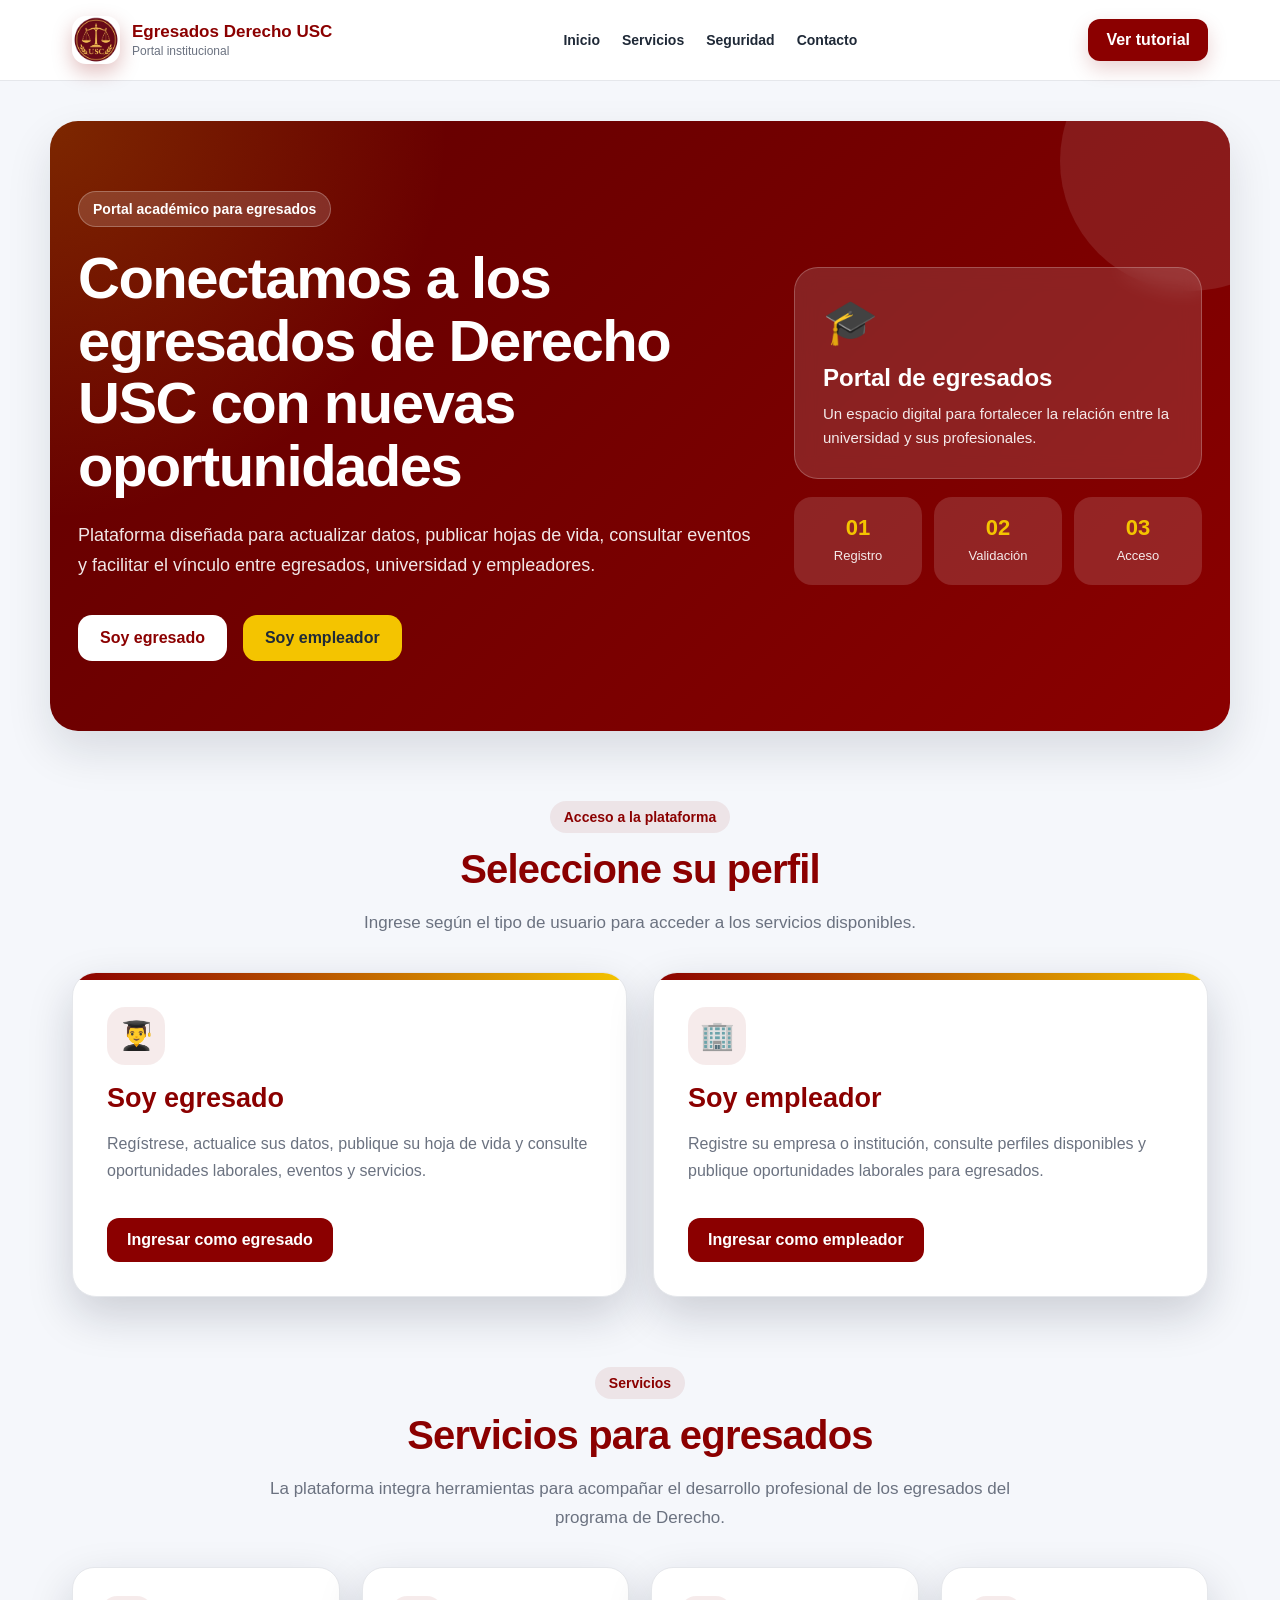
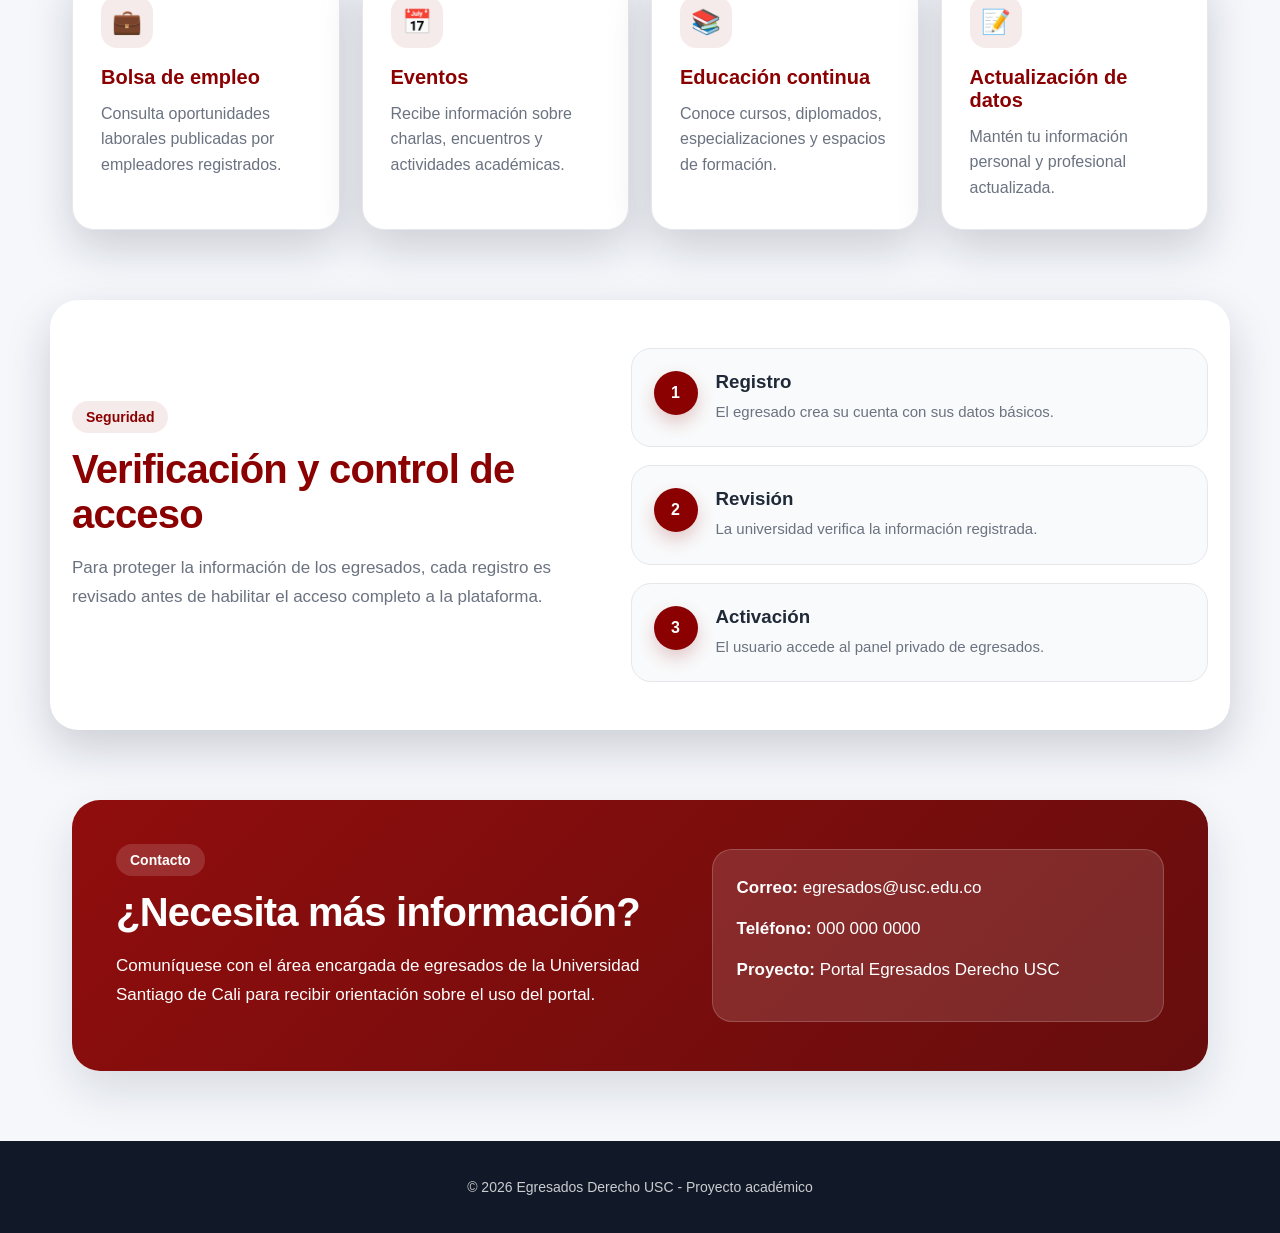
<file: index.html>
<!DOCTYPE html>
<html lang="es">
<head>
  <meta charset="UTF-8">
  <meta name="viewport" content="width=device-width, initial-scale=1.0">

  <title>Egresados Derecho USC</title>

  <!-- FAVICON: logo que aparece en la pestaña del navegador -->
  <link rel="icon" type="image/png" href="./favicon.png?v=1">
  <link rel="shortcut icon" type="image/png" href="./favicon.png?v=1">

  <!-- Vista previa al compartir el link -->
  <meta property="og:title" content="Egresados Derecho USC">
  <meta property="og:description" content="Portal institucional para egresados del programa de Derecho USC.">
  <meta property="og:image" content="./favicon.png">
  <meta property="og:type" content="website">

  <link rel="stylesheet" href="css/style.css?v=2">
  <link rel="stylesheet" href="css/notificaciones.css">
</head>
<body>

  <!-- BARRA SUPERIOR -->
  <header class="site-header">
    <nav class="navbar">

      <a href="#inicio" class="brand">
        <img src="./favicon.png" alt="Logo Egresados Derecho USC" class="brand-logo">
        <div>
          <strong>Egresados Derecho USC</strong>
          <small>Portal institucional</small>
        </div>
      </a>

      <div class="nav-links">
        <a href="#inicio">Inicio</a>
        <a href="#servicios">Servicios</a>
        <a href="#seguridad">Seguridad</a>
        <a href="#contacto">Contacto</a>
      </div>

      <a 
        class="tutorial-btn" 
        href="https://drive.google.com/file/d/1JhQlvfLmGiVzrX6pjzMC5TW-dLGcklgf/view?usp=sharing" 
        target="_blank"
      >
        Ver tutorial
      </a>

    </nav>
  </header>

  <main>

    <!-- HERO PRINCIPAL -->
    <section id="inicio" class="hero">

      <div class="hero-content">

        <span class="hero-badge">Portal académico para egresados</span>

        <h1>
          Conectamos a los egresados de Derecho USC con nuevas oportunidades
        </h1>

        <p>
          Plataforma diseñada para actualizar datos, publicar hojas de vida,
          consultar eventos y facilitar el vínculo entre egresados, universidad
          y empleadores.
        </p>

        <div class="hero-actions">
          <a href="pages/egresado.html" class="btn btn-primary">
            Soy egresado
          </a>

          <a href="pages/empleador.html" class="btn btn-secondary">
            Soy empleador
          </a>
        </div>

      </div>

      <div class="hero-panel">

        <div class="panel-card principal">
          <span>🎓</span>
          <h3>Portal de egresados</h3>
          <p>
            Un espacio digital para fortalecer la relación entre la universidad
            y sus profesionales.
          </p>
        </div>

        <div class="mini-stats">
          <div>
            <strong>01</strong>
            <p>Registro</p>
          </div>

          <div>
            <strong>02</strong>
            <p>Validación</p>
          </div>

          <div>
            <strong>03</strong>
            <p>Acceso</p>
          </div>
        </div>

      </div>

    </section>

    <!-- ACCESOS PRINCIPALES -->
    <section class="access-section">

      <div class="section-heading">
        <span>Acceso a la plataforma</span>
        <h2>Seleccione su perfil</h2>
        <p>
          Ingrese según el tipo de usuario para acceder a los servicios disponibles.
        </p>
      </div>

      <div class="selection-grid">

        <article class="profile-card">
          <div class="profile-icon">👨‍🎓</div>
          <h2>Soy egresado</h2>
          <p>
            Regístrese, actualice sus datos, publique su hoja de vida y consulte
            oportunidades laborales, eventos y servicios.
          </p>

          <a href="pages/egresado.html" class="card-link">
            Ingresar como egresado
          </a>
        </article>

        <article class="profile-card">
          <div class="profile-icon">🏢</div>
          <h2>Soy empleador</h2>
          <p>
            Registre su empresa o institución, consulte perfiles disponibles y
            publique oportunidades laborales para egresados.
          </p>

          <a href="pages/empleador.html" class="card-link">
            Ingresar como empleador
          </a>
        </article>

      </div>

    </section>

    <!-- SERVICIOS -->
    <section id="servicios" class="section services-section">

      <div class="section-heading">
        <span>Servicios</span>
        <h2>Servicios para egresados</h2>
        <p>
          La plataforma integra herramientas para acompañar el desarrollo profesional
          de los egresados del programa de Derecho.
        </p>
      </div>

      <div class="cards">

        <div class="card">
          <div class="card-icon">💼</div>
          <h3>Bolsa de empleo</h3>
          <p>
            Consulta oportunidades laborales publicadas por empleadores registrados.
          </p>
        </div>

        <div class="card">
          <div class="card-icon">📅</div>
          <h3>Eventos</h3>
          <p>
            Recibe información sobre charlas, encuentros y actividades académicas.
          </p>
        </div>

        <div class="card">
          <div class="card-icon">📚</div>
          <h3>Educación continua</h3>
          <p>
            Conoce cursos, diplomados, especializaciones y espacios de formación.
          </p>
        </div>

        <div class="card">
          <div class="card-icon">📝</div>
          <h3>Actualización de datos</h3>
          <p>
            Mantén tu información personal y profesional actualizada.
          </p>
        </div>

      </div>
    </section>

    <!-- SEGURIDAD -->
    <section id="seguridad" class="section security-section">

      <div class="security-content">

        <div>
          <span class="section-label">Seguridad</span>
          <h2>Verificación y control de acceso</h2>
          <p>
            Para proteger la información de los egresados, cada registro es revisado
            antes de habilitar el acceso completo a la plataforma.
          </p>
        </div>

        <div class="steps">

          <div class="step">
            <span>1</span>
            <div>
              <h3>Registro</h3>
              <p>El egresado crea su cuenta con sus datos básicos.</p>
            </div>
          </div>

          <div class="step">
            <span>2</span>
            <div>
              <h3>Revisión</h3>
              <p>La universidad verifica la información registrada.</p>
            </div>
          </div>

          <div class="step">
            <span>3</span>
            <div>
              <h3>Activación</h3>
              <p>El usuario accede al panel privado de egresados.</p>
            </div>
          </div>

        </div>

      </div>

    </section>

    <!-- CONTACTO -->
    <section id="contacto" class="section contact-section">

      <div class="contact-card">

        <div>
          <span class="section-label">Contacto</span>
          <h2>¿Necesita más información?</h2>
          <p>
            Comuníquese con el área encargada de egresados de la Universidad
            Santiago de Cali para recibir orientación sobre el uso del portal.
          </p>
        </div>

        <div class="contact-info">
          <p><strong>Correo:</strong> egresados@usc.edu.co</p>
          <p><strong>Teléfono:</strong> 000 000 0000</p>
          <p><strong>Proyecto:</strong> Portal Egresados Derecho USC</p>
        </div>

      </div>

    </section>

  </main>

  <footer class="footer">
    <p>© 2026 Egresados Derecho USC - Proyecto académico</p>
  </footer>

</body>
</html>
</file>
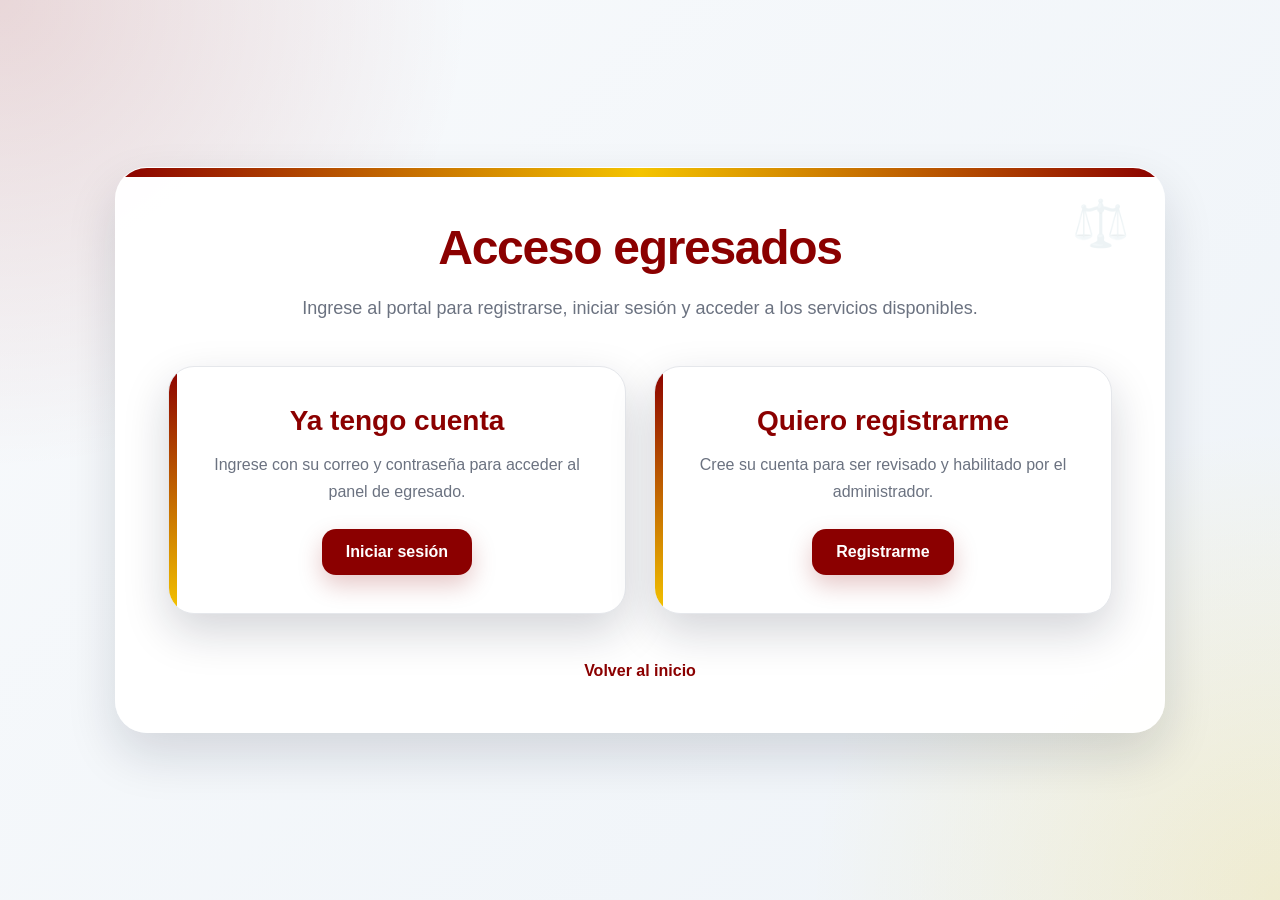
<file: pages/egresado.html>
<!DOCTYPE html>
<html lang="es">
<head>
  <meta charset="UTF-8">
  <meta name="viewport" content="width=device-width, initial-scale=1.0">
  <title>Acceso Egresado</title>

  <link rel="stylesheet" href="../css/style.css?v=7">
  <link rel="stylesheet" href="../css/egresado.css?v=8">
  <link rel="stylesheet" href="../css/notificaciones.css">
</head>
<body>

  <main class="access-page">

    <section class="access-card">

      <h1>Acceso egresados</h1>

      <p class="access-text">
        Ingrese al portal para registrarse, iniciar sesión y acceder a los servicios disponibles.
      </p>

      <div class="access-options">

        <a href="login-egresado.html" class="option-card">
          <h2>Ya tengo cuenta</h2>
          <p>Ingrese con su correo y contraseña para acceder al panel de egresado.</p>
          <span>Iniciar sesión</span>
        </a>

        <a href="registro-egresado.html" class="option-card">
          <h2>Quiero registrarme</h2>
          <p>Cree su cuenta para ser revisado y habilitado por el administrador.</p>
          <span>Registrarme</span>
        </a>

      </div>

      <a href="../index.html" class="back-link">Volver al inicio</a>

    </section>

  </main>

</body>
</html>
</file>
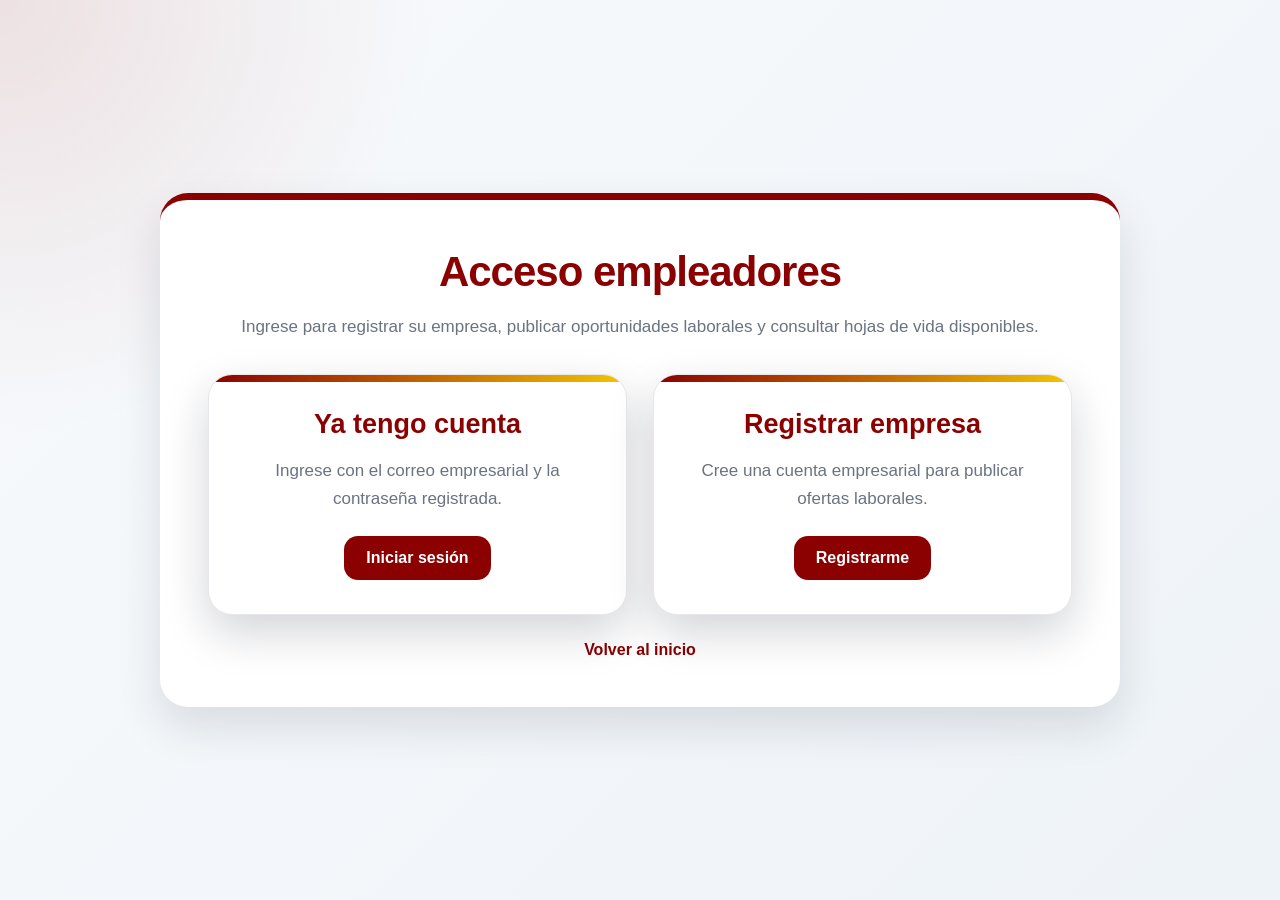
<file: pages/empleador.html>
<!DOCTYPE html>
<html lang="es">
<head>
  <meta charset="UTF-8">
  <meta name="viewport" content="width=device-width, initial-scale=1.0">
  <title>Portal Empleador</title>

<link rel="stylesheet" href="../css/style.css?v=7">
<link rel="stylesheet" href="../css/empleador.css">
<link rel="stylesheet" href="../css/notificaciones.css">
</head>
<body>

<main class="employer-access-page">
  <section class="employer-access-card">

    <h1>Acceso empleadores</h1>

    <p>
      Ingrese para registrar su empresa, publicar oportunidades laborales y consultar hojas de vida disponibles.
    </p>

    <div class="employer-options">

      <a href="login-empleador.html" class="employer-option-card">
        <h2>Ya tengo cuenta</h2>
        <p>Ingrese con el correo empresarial y la contraseña registrada.</p>
        <span>Iniciar sesión</span>
      </a>

      <a href="registro-empleador.html" class="employer-option-card">
        <h2>Registrar empresa</h2>
        <p>Cree una cuenta empresarial para publicar ofertas laborales.</p>
        <span>Registrarme</span>
      </a>

    </div>

    <a href="../index.html" class="back-link">Volver al inicio</a>

  </section>
</main>

</body>
</html>
</file>
<file: css/style.css>
/* ===============================
   ESTILO GENERAL - EGRESADOS USC
================================ */

:root {
  --usc-red: #8b0000;
  --usc-red-dark: #5f0000;
  --usc-gold: #f4c400;
  --bg-main: #f5f7fb;
  --bg-soft: #f9fafb;
  --text-main: #1f2937;
  --text-muted: #6b7280;
  --white: #ffffff;
  --border: #e5e7eb;
  --shadow: 0 20px 45px rgba(15, 23, 42, 0.12);
  --shadow-soft: 0 10px 25px rgba(15, 23, 42, 0.08);
}

* {
  box-sizing: border-box;
  scroll-behavior: smooth;
}

body {
  margin: 0;
  font-family: Arial, Helvetica, sans-serif;
  background: var(--bg-main);
  color: var(--text-main);
}

/* ===============================
   HEADER
================================ */

.site-header {
  width: 100%;
  position: sticky;
  top: 0;
  z-index: 100;
  background: rgba(255, 255, 255, 0.94);
  backdrop-filter: blur(12px);
  border-bottom: 1px solid var(--border);
}

.navbar {
  max-width: 1180px;
  margin: 0 auto;
  padding: 16px 22px;
  display: flex;
  justify-content: space-between;
  align-items: center;
  gap: 22px;
}

.brand {
  display: flex;
  align-items: center;
  gap: 12px;
  text-decoration: none;
  color: var(--text-main);
}

.brand-icon {
  width: 44px;
  height: 44px;
  background: linear-gradient(135deg, var(--usc-red), var(--usc-red-dark));
  color: var(--white);
  border-radius: 14px;
  display: grid;
  place-items: center;
  font-size: 22px;
  box-shadow: 0 8px 18px rgba(139, 0, 0, 0.25);
}

.brand strong {
  display: block;
  font-size: 17px;
  color: var(--usc-red);
}

.brand small {
  display: block;
  color: var(--text-muted);
  font-size: 12px;
  margin-top: 2px;
}

.nav-links {
  display: flex;
  align-items: center;
  gap: 22px;
}

.nav-links a {
  text-decoration: none;
  color: var(--text-main);
  font-weight: 700;
  font-size: 14px;
  transition: 0.25s;
}

.nav-links a:hover {
  color: var(--usc-red);
}

.tutorial-btn {
  text-decoration: none;
  background: var(--usc-red);
  color: var(--white);
  padding: 12px 18px;
  border-radius: 12px;
  font-weight: 800;
  transition: 0.25s;
  box-shadow: 0 8px 20px rgba(139, 0, 0, 0.18);
}

.tutorial-btn:hover {
  background: var(--usc-red-dark);
  transform: translateY(-2px);
}

/* ===============================
   HERO
================================ */

.hero {
  max-width: 1180px;
  margin: 40px auto 0 auto;
  padding: 70px 28px;
  display: grid;
  grid-template-columns: 1.25fr 0.75fr;
  gap: 36px;
  align-items: center;
  background:
    radial-gradient(circle at top left, rgba(244, 196, 0, 0.20), transparent 30%),
    linear-gradient(135deg, var(--usc-red-dark), var(--usc-red));
  border-radius: 28px;
  color: var(--white);
  box-shadow: var(--shadow);
  overflow: hidden;
  position: relative;
}

.hero::after {
  content: "";
  position: absolute;
  right: -90px;
  top: -90px;
  width: 260px;
  height: 260px;
  background: rgba(255, 255, 255, 0.10);
  border-radius: 50%;
}

.hero-content {
  position: relative;
  z-index: 2;
}

.hero-badge {
  display: inline-block;
  background: rgba(255, 255, 255, 0.15);
  border: 1px solid rgba(255, 255, 255, 0.25);
  padding: 9px 14px;
  border-radius: 999px;
  font-weight: 800;
  font-size: 14px;
  margin-bottom: 20px;
}

.hero h1 {
  margin: 0;
  font-size: clamp(36px, 5vw, 58px);
  line-height: 1.08;
  letter-spacing: -1.5px;
}

.hero p {
  max-width: 680px;
  margin: 22px 0 0 0;
  font-size: 18px;
  line-height: 1.7;
  color: rgba(255, 255, 255, 0.90);
}

.hero-actions {
  display: flex;
  gap: 16px;
  flex-wrap: wrap;
  margin-top: 34px;
}

.btn {
  display: inline-block;
  text-decoration: none;
  padding: 14px 22px;
  border-radius: 14px;
  font-weight: 900;
  transition: 0.25s;
}

.btn-primary {
  background: var(--white);
  color: var(--usc-red);
}

.btn-secondary {
  background: var(--usc-gold);
  color: #1f2937;
}

.btn:hover {
  transform: translateY(-3px);
  box-shadow: 0 12px 26px rgba(0, 0, 0, 0.20);
}

/* Panel derecho del hero */

.hero-panel {
  position: relative;
  z-index: 2;
}

.panel-card {
  background: rgba(255, 255, 255, 0.13);
  border: 1px solid rgba(255, 255, 255, 0.22);
  border-radius: 24px;
  padding: 28px;
  backdrop-filter: blur(10px);
}

.panel-card span {
  font-size: 44px;
}

.panel-card h3 {
  margin: 16px 0 10px 0;
  font-size: 24px;
}

.panel-card p {
  margin: 0;
  font-size: 15px;
  line-height: 1.6;
}

.mini-stats {
  margin-top: 18px;
  display: grid;
  grid-template-columns: repeat(3, 1fr);
  gap: 12px;
}

.mini-stats div {
  background: rgba(255, 255, 255, 0.14);
  border-radius: 18px;
  text-align: center;
  padding: 18px 10px;
}

.mini-stats strong {
  display: block;
  font-size: 22px;
  color: var(--usc-gold);
}

.mini-stats p {
  margin: 4px 0 0 0;
  font-size: 13px;
}

/* ===============================
   SECCIONES GENERALES
================================ */

.section,
.access-section {
  max-width: 1180px;
  margin: 70px auto 0 auto;
  padding: 0 22px;
}

.section-heading {
  text-align: center;
  max-width: 760px;
  margin: 0 auto 34px auto;
}

.section-heading span,
.section-label {
  color: var(--usc-red);
  background: rgba(139, 0, 0, 0.08);
  padding: 8px 14px;
  border-radius: 999px;
  font-size: 14px;
  font-weight: 900;
  display: inline-block;
  margin-bottom: 14px;
}

.section-heading h2,
.security-content h2,
.contact-card h2 {
  margin: 0;
  color: var(--usc-red);
  font-size: clamp(28px, 4vw, 40px);
  letter-spacing: -0.8px;
}

.section-heading p,
.security-content p,
.contact-card p {
  color: var(--text-muted);
  line-height: 1.7;
  font-size: 17px;
}

/* ===============================
   ACCESOS
================================ */

.selection-grid {
  display: grid;
  grid-template-columns: repeat(2, 1fr);
  gap: 26px;
}

.profile-card {
  background: var(--white);
  border-radius: 24px;
  padding: 34px;
  box-shadow: var(--shadow-soft);
  border: 1px solid var(--border);
  transition: 0.25s;
  position: relative;
  overflow: hidden;
}

.profile-card::before {
  content: "";
  position: absolute;
  top: 0;
  left: 0;
  height: 7px;
  width: 100%;
  background: linear-gradient(90deg, var(--usc-red), var(--usc-gold));
}

.profile-card:hover {
  transform: translateY(-6px);
  box-shadow: var(--shadow);
}

.profile-icon {
  width: 58px;
  height: 58px;
  background: rgba(139, 0, 0, 0.08);
  border-radius: 18px;
  display: grid;
  place-items: center;
  font-size: 28px;
  margin-bottom: 18px;
}

.profile-card h2 {
  margin: 0 0 14px 0;
  color: var(--usc-red);
  font-size: 27px;
}

.profile-card p {
  color: var(--text-muted);
  line-height: 1.7;
  font-size: 16px;
}

.card-link {
  display: inline-block;
  margin-top: 18px;
  background: var(--usc-red);
  color: var(--white);
  text-decoration: none;
  padding: 13px 20px;
  border-radius: 12px;
  font-weight: 900;
  transition: 0.25s;
}

.card-link:hover {
  background: var(--usc-red-dark);
  transform: translateY(-2px);
}

/* ===============================
   SERVICIOS
================================ */

.cards {
  display: grid;
  grid-template-columns: repeat(4, 1fr);
  gap: 22px;
}

.card {
  background: var(--white);
  border-radius: 22px;
  padding: 28px;
  box-shadow: var(--shadow-soft);
  border: 1px solid var(--border);
  transition: 0.25s;
}

.card:hover {
  transform: translateY(-5px);
  box-shadow: var(--shadow);
}

.card-icon {
  width: 52px;
  height: 52px;
  background: rgba(139, 0, 0, 0.08);
  border-radius: 16px;
  display: grid;
  place-items: center;
  font-size: 24px;
  margin-bottom: 18px;
}

.card h3 {
  margin: 0 0 12px 0;
  color: var(--usc-red);
  font-size: 20px;
}

.card p {
  margin: 0;
  color: var(--text-muted);
  line-height: 1.6;
}

/* ===============================
   SEGURIDAD
================================ */

.security-section {
  background: var(--white);
  padding: 48px 22px;
  border-radius: 28px;
  box-shadow: var(--shadow-soft);
}

.security-content {
  display: grid;
  grid-template-columns: 0.95fr 1.05fr;
  gap: 36px;
  align-items: center;
}

.steps {
  display: grid;
  gap: 18px;
}

.step {
  display: flex;
  gap: 18px;
  align-items: flex-start;
  background: var(--bg-soft);
  border: 1px solid var(--border);
  padding: 22px;
  border-radius: 20px;
}

.step span {
  min-width: 44px;
  height: 44px;
  border-radius: 50%;
  background: var(--usc-red);
  color: var(--white);
  display: grid;
  place-items: center;
  font-weight: 900;
  box-shadow: 0 8px 18px rgba(139, 0, 0, 0.20);
}

.step h3 {
  margin: 0 0 6px 0;
  color: var(--text-main);
}

.step p {
  margin: 0;
  font-size: 15px;
}

/* ===============================
   CONTACTO
================================ */

.contact-section {
  margin-bottom: 70px;
}

.contact-card {
  background:
    linear-gradient(135deg, rgba(139, 0, 0, 0.95), rgba(95, 0, 0, 0.95));
  color: var(--white);
  border-radius: 28px;
  padding: 44px;
  display: grid;
  grid-template-columns: 1fr 0.8fr;
  gap: 30px;
  align-items: center;
  box-shadow: var(--shadow);
}

.contact-card h2,
.contact-card p {
  color: var(--white);
}

.contact-card .section-label {
  background: rgba(255, 255, 255, 0.14);
  color: var(--white);
}

.contact-info {
  background: rgba(255, 255, 255, 0.12);
  border: 1px solid rgba(255, 255, 255, 0.18);
  padding: 24px;
  border-radius: 20px;
}

.contact-info p {
  margin: 0 0 12px 0;
}

/* ===============================
   FOOTER
================================ */

.footer {
  background: #111827;
  color: rgba(255, 255, 255, 0.78);
  text-align: center;
  padding: 24px;
  font-size: 14px;
}

/* ===============================
   RESPONSIVE
================================ */

@media (max-width: 980px) {
  .hero {
    grid-template-columns: 1fr;
  }

  .cards {
    grid-template-columns: repeat(2, 1fr);
  }

  .security-content,
  .contact-card {
    grid-template-columns: 1fr;
  }

  .nav-links {
    display: none;
  }
}

@media (max-width: 680px) {
  .navbar {
    flex-wrap: wrap;
  }

  .tutorial-btn {
    width: 100%;
    text-align: center;
  }

  .hero {
    margin-top: 20px;
    padding: 48px 22px;
    border-radius: 0;
  }

  .hero-actions {
    flex-direction: column;
  }

  .btn {
    text-align: center;
    width: 100%;
  }

  .selection-grid,
  .cards {
    grid-template-columns: 1fr;
  }

  .mini-stats {
    grid-template-columns: 1fr;
  }

  .profile-card,
  .card,
  .contact-card {
    padding: 26px;
  }
}

.brand-logo {
  width: 48px;
  height: 48px;
  object-fit: cover;
  border-radius: 14px;
  box-shadow: 0 8px 20px rgba(139, 0, 0, 0.25);
}
</file>
<file: css/notificaciones.css>
:root {
  --usc-red: #8b0000;
  --usc-red-dark: #5f0000;
  --usc-gold: #f4c400;
  --success: #16a34a;
  --error: #dc2626;
  --info: #2563eb;
  --warning: #f59e0b;
  --text-main: #1f2937;
  --text-light: #ffffff;
  --border-soft: #e5e7eb;
  --shadow-soft: 0 18px 45px rgba(15, 23, 42, 0.18);
}

/* CONTENEDOR TOASTS */
.toast-container {
  position: fixed;
  top: 24px;
  right: 24px;
  z-index: 9999;
  display: flex;
  flex-direction: column;
  gap: 14px;
  width: min(360px, calc(100vw - 32px));
}

/* TOAST */
.custom-toast {
  display: flex;
  align-items: flex-start;
  gap: 12px;
  background: #ffffff;
  color: var(--text-main);
  border-radius: 18px;
  padding: 16px 18px;
  box-shadow: var(--shadow-soft);
  border-left: 6px solid var(--usc-red);
  animation: toastIn 0.25s ease;
  overflow: hidden;
  position: relative;
}

.custom-toast.success {
  border-left-color: var(--success);
}

.custom-toast.error {
  border-left-color: var(--error);
}

.custom-toast.info {
  border-left-color: var(--info);
}

.custom-toast.warning {
  border-left-color: var(--warning);
}

.toast-icon {
  font-size: 20px;
  line-height: 1;
  margin-top: 2px;
}

.toast-content {
  flex: 1;
}

.toast-title {
  font-weight: 800;
  font-size: 15px;
  margin-bottom: 4px;
}

.toast-message {
  font-size: 14px;
  line-height: 1.5;
  color: #4b5563;
}

.toast-close {
  background: none;
  border: none;
  cursor: pointer;
  font-size: 18px;
  color: #6b7280;
  line-height: 1;
}

.toast-close:hover {
  color: #111827;
}

/* MODAL */
.custom-modal-overlay {
  position: fixed;
  inset: 0;
  background: rgba(15, 23, 42, 0.55);
  backdrop-filter: blur(3px);
  display: flex;
  justify-content: center;
  align-items: center;
  z-index: 10000;
  padding: 20px;
  animation: fadeIn 0.2s ease;
}

.custom-modal {
  width: 100%;
  max-width: 460px;
  background: #ffffff;
  border-radius: 24px;
  overflow: hidden;
  box-shadow: 0 25px 60px rgba(0, 0, 0, 0.28);
  animation: modalUp 0.25s ease;
}

.custom-modal-header {
  background: linear-gradient(135deg, var(--usc-red-dark), var(--usc-red));
  color: white;
  padding: 22px 24px 18px;
}

.custom-modal-header h3 {
  margin: 0;
  font-size: 22px;
  font-weight: 800;
}

.custom-modal-body {
  padding: 22px 24px;
  color: var(--text-main);
  font-size: 15px;
  line-height: 1.6;
}

.custom-modal-footer {
  padding: 0 24px 24px;
  display: flex;
  justify-content: flex-end;
  gap: 12px;
  flex-wrap: wrap;
}

.custom-btn {
  border: none;
  border-radius: 12px;
  padding: 12px 18px;
  font-size: 14px;
  font-weight: 800;
  cursor: pointer;
  transition: 0.25s ease;
}

.custom-btn-primary {
  background: var(--usc-red);
  color: white;
}

.custom-btn-primary:hover {
  background: var(--usc-red-dark);
  transform: translateY(-1px);
}

.custom-btn-secondary {
  background: #f3f4f6;
  color: #111827;
}

.custom-btn-secondary:hover {
  background: #e5e7eb;
  transform: translateY(-1px);
}

/* ANIMACIONES */
@keyframes toastIn {
  from {
    opacity: 0;
    transform: translateX(18px);
  }
  to {
    opacity: 1;
    transform: translateX(0);
  }
}

@keyframes toastOut {
  from {
    opacity: 1;
    transform: translateX(0);
  }
  to {
    opacity: 0;
    transform: translateX(18px);
  }
}

@keyframes fadeIn {
  from { opacity: 0; }
  to { opacity: 1; }
}

@keyframes modalUp {
  from {
    opacity: 0;
    transform: translateY(12px) scale(0.98);
  }
  to {
    opacity: 1;
    transform: translateY(0) scale(1);
  }
}

@media (max-width: 600px) {
  .toast-container {
    top: 16px;
    right: 16px;
    left: 16px;
    width: auto;
  }

  .custom-modal {
    border-radius: 18px;
  }
}
</file>
<file: css/egresado.css>
/* ===============================
   ACCESO EGRESADO / EMPLEADOR - PRO
================================ */

:root {
  --usc-red: #8b0000;
  --usc-red-dark: #5f0000;
  --usc-gold: #f4c400;
  --white: #ffffff;
  --text-main: #1f2937;
  --text-muted: #6b7280;
  --border: #e5e7eb;
  --shadow: 0 22px 50px rgba(15, 23, 42, 0.14);
  --shadow-soft: 0 12px 28px rgba(15, 23, 42, 0.09);
}

* {
  margin: 0;
  padding: 0;
  box-sizing: border-box;
  font-family: Arial, Helvetica, sans-serif;
}

body {
  background:
    radial-gradient(circle at top left, rgba(139, 0, 0, 0.14), transparent 30%),
    radial-gradient(circle at bottom right, rgba(244, 196, 0, 0.16), transparent 30%),
    linear-gradient(135deg, #f8fafc 0%, #eef3f8 100%);
  color: var(--text-main);
}

/* PÁGINA GENERAL */

.access-page,
.employer-access-page {
  min-height: 100vh;
  display: flex;
  justify-content: center;
  align-items: center;
  padding: 45px 20px;
}

/* TARJETA PRINCIPAL */

.access-card,
.employer-access-card {
  width: 100%;
  max-width: 1050px;
  background: rgba(255, 255, 255, 0.96);
  padding: 52px;
  border-radius: 32px;
  text-align: center;
  box-shadow: var(--shadow);
  border: 1px solid rgba(255, 255, 255, 0.65);
  position: relative;
  overflow: hidden;
}

.access-card::before,
.employer-access-card::before {
  content: "";
  position: absolute;
  top: 0;
  left: 0;
  height: 9px;
  width: 100%;
  background: linear-gradient(90deg, var(--usc-red), var(--usc-gold), var(--usc-red));
}

.access-card::after,
.employer-access-card::after {
  content: "⚖️";
  position: absolute;
  right: 35px;
  top: 28px;
  font-size: 46px;
  opacity: 0.10;
}

/* TÍTULOS */

.access-card h1,
.employer-access-card h1 {
  color: var(--usc-red);
  font-size: clamp(32px, 5vw, 48px);
  margin-bottom: 18px;
  font-weight: 900;
  letter-spacing: -1.3px;
}

.access-text,
.employer-access-card > p {
  max-width: 750px;
  margin: 0 auto 42px auto;
  font-size: 18px;
  color: var(--text-muted);
  line-height: 1.7;
}

/* OPCIONES */

.access-options,
.employer-options {
  display: grid;
  grid-template-columns: repeat(2, 1fr);
  gap: 28px;
  margin-bottom: 34px;
}

.option-card,
.employer-option-card {
  display: block;
  background: #ffffff;
  padding: 38px 32px;
  border-radius: 26px;
  text-decoration: none;
  color: var(--text-main);
  border: 1px solid var(--border);
  box-shadow: var(--shadow-soft);
  transition: 0.25s ease;
  position: relative;
  overflow: hidden;
}

.option-card::before,
.employer-option-card::before {
  content: "";
  position: absolute;
  left: 0;
  top: 0;
  width: 8px;
  height: 100%;
  background: linear-gradient(180deg, var(--usc-red), var(--usc-gold));
}

.option-card:hover,
.employer-option-card:hover {
  transform: translateY(-7px);
  box-shadow: var(--shadow);
  border-color: rgba(139, 0, 0, 0.18);
}

.option-card h2,
.employer-option-card h2 {
  color: var(--usc-red);
  margin-bottom: 14px;
  font-size: 28px;
  font-weight: 900;
}

.option-card p,
.employer-option-card p {
  font-size: 16px;
  color: var(--text-muted);
  line-height: 1.7;
  margin-bottom: 24px;
}

.option-card span,
.employer-option-card span {
  display: inline-block;
  background: var(--usc-red);
  color: var(--white);
  padding: 14px 24px;
  border-radius: 14px;
  font-weight: 900;
  transition: 0.25s ease;
  box-shadow: 0 10px 24px rgba(139, 0, 0, 0.22);
}

.option-card:hover span,
.employer-option-card:hover span {
  background: var(--usc-red-dark);
  transform: translateY(-2px);
}

/* LINK VOLVER */

.back-link {
  display: inline-block;
  margin-top: 14px;
  color: var(--usc-red);
  font-weight: 900;
  text-decoration: none;
  transition: 0.25s ease;
}

.back-link:hover {
  text-decoration: underline;
  transform: translateY(-2px);
}

/* RESPONSIVE */

@media (max-width: 768px) {
  .access-card,
  .employer-access-card {
    padding: 38px 24px;
    border-radius: 26px;
  }

  .access-options,
  .employer-options {
    grid-template-columns: 1fr;
  }

  .option-card,
  .employer-option-card {
    padding: 32px 24px;
  }
}
</file>
<file: css/empleador.css>
/* ===============================
   ÁREA EMPLEADOR - ACCESO / LOGIN / REGISTRO
================================ */

:root {
  --usc-red: #8b0000;
  --usc-red-dark: #5f0000;
  --usc-gold: #f4c400;
  --bg-main: #f5f7fb;
  --white: #ffffff;
  --text-main: #1f2937;
  --text-muted: #6b7280;
  --border: #e5e7eb;
  --shadow: 0 20px 45px rgba(15, 23, 42, 0.12);
  --shadow-soft: 0 10px 25px rgba(15, 23, 42, 0.08);
}

* {
  box-sizing: border-box;
}

body {
  margin: 0;
  font-family: Arial, Helvetica, sans-serif;
}

/* Página base */

.employer-access-page,
.employer-login-page,
.employer-page {
  min-height: 100vh;
  background:
    radial-gradient(circle at top left, rgba(139, 0, 0, 0.10), transparent 28%),
    linear-gradient(135deg, #f8fafc 0%, #eef3f8 100%);
  display: flex;
  justify-content: center;
  align-items: center;
  padding: 40px 20px;
}

/* Tarjetas principales */

.employer-access-card,
.employer-login-card,
.employer-card {
  width: 100%;
  max-width: 960px;
  background: var(--white);
  padding: 48px;
  border-radius: 28px;
  box-shadow: var(--shadow);
  border-top: 7px solid var(--usc-red);
}

.employer-login-card {
  max-width: 520px;
}

.employer-access-card h1,
.employer-login-card h1,
.employer-card h1 {
  color: var(--usc-red);
  text-align: center;
  font-size: clamp(30px, 5vw, 42px);
  margin: 0 0 16px 0;
  font-weight: 900;
  letter-spacing: -1px;
}

.employer-access-card p,
.employer-login-card p,
.employer-card p {
  text-align: center;
  font-size: 17px;
  color: var(--text-muted);
  line-height: 1.7;
  margin-bottom: 32px;
}

/* Opciones empleador */

.employer-options {
  display: grid;
  grid-template-columns: repeat(2, 1fr);
  gap: 26px;
}

.employer-option-card {
  display: block;
  background: #ffffff;
  color: var(--text-main);
  padding: 34px;
  border-radius: 24px;
  text-align: center;
  text-decoration: none;
  border: 1px solid var(--border);
  box-shadow: var(--shadow-soft);
  transition: 0.25s;
  position: relative;
  overflow: hidden;
}

.employer-option-card::before {
  content: "";
  position: absolute;
  inset: 0 0 auto 0;
  height: 7px;
  background: linear-gradient(90deg, var(--usc-red), var(--usc-gold));
}

.employer-option-card:hover {
  transform: translateY(-6px);
  box-shadow: var(--shadow);
}

.employer-option-card h2 {
  color: var(--usc-red);
  margin: 0 0 14px 0;
  font-size: 27px;
  font-weight: 900;
}

.employer-option-card p {
  margin-bottom: 22px;
}

.employer-option-card span {
  display: inline-block;
  background: var(--usc-red);
  color: var(--white);
  padding: 13px 22px;
  border-radius: 14px;
  font-weight: 900;
}

/* Formularios */

.employer-form,
.employer-login-form {
  display: grid;
  grid-template-columns: repeat(2, 1fr);
  gap: 20px 24px;
}

.employer-login-form {
  grid-template-columns: 1fr;
}

.form-group {
  display: flex;
  flex-direction: column;
  gap: 8px;
}

.form-group label {
  font-weight: 900;
  color: var(--text-main);
  font-size: 14px;
}

.form-group input,
.form-group select,
.form-group textarea {
  width: 100%;
  padding: 14px 15px;
  border: 1px solid #d1d5db;
  border-radius: 14px;
  font-size: 15px;
  outline: none;
  transition: 0.25s;
  color: var(--text-main);
  background: #ffffff;
  font-family: Arial, Helvetica, sans-serif;
}

.form-group input:focus,
.form-group select:focus,
.form-group textarea:focus {
  border-color: var(--usc-red);
  box-shadow: 0 0 0 4px rgba(139, 0, 0, 0.10);
}

/* Botones */

.btn-employer {
  grid-column: 1 / -1;
  justify-self: center;
  background: var(--usc-red);
  color: var(--white);
  border: none;
  padding: 15px 30px;
  border-radius: 14px;
  font-weight: 900;
  cursor: pointer;
  font-size: 16px;
  transition: 0.25s;
  box-shadow: 0 10px 24px rgba(139, 0, 0, 0.20);
}

.btn-employer:hover {
  background: var(--usc-red-dark);
  transform: translateY(-2px);
}

.back-link,
.employer-login-links a {
  color: var(--usc-red);
  font-weight: 900;
  text-decoration: none;
  transition: 0.25s;
}

.back-link {
  display: block;
  text-align: center;
  margin-top: 26px;
}

.back-link:hover,
.employer-login-links a:hover {
  text-decoration: underline;
}

.employer-login-links {
  display: flex;
  justify-content: center;
  gap: 24px;
  margin-top: 26px;
  flex-wrap: wrap;
}

/* Mensajes vacíos */

.empty-message {
  background: #f9fafb;
  padding: 30px;
  border-radius: 20px;
  text-align: center;
  color: var(--text-muted);
  border: 1px dashed #d1d5db;
}

/* Responsive */

@media (max-width: 850px) {
  .employer-access-card,
  .employer-login-card,
  .employer-card {
    padding: 34px 22px;
  }

  .employer-options,
  .employer-form {
    grid-template-columns: 1fr;
  }

  .btn-employer {
    width: 100%;
  }
}
</file>
